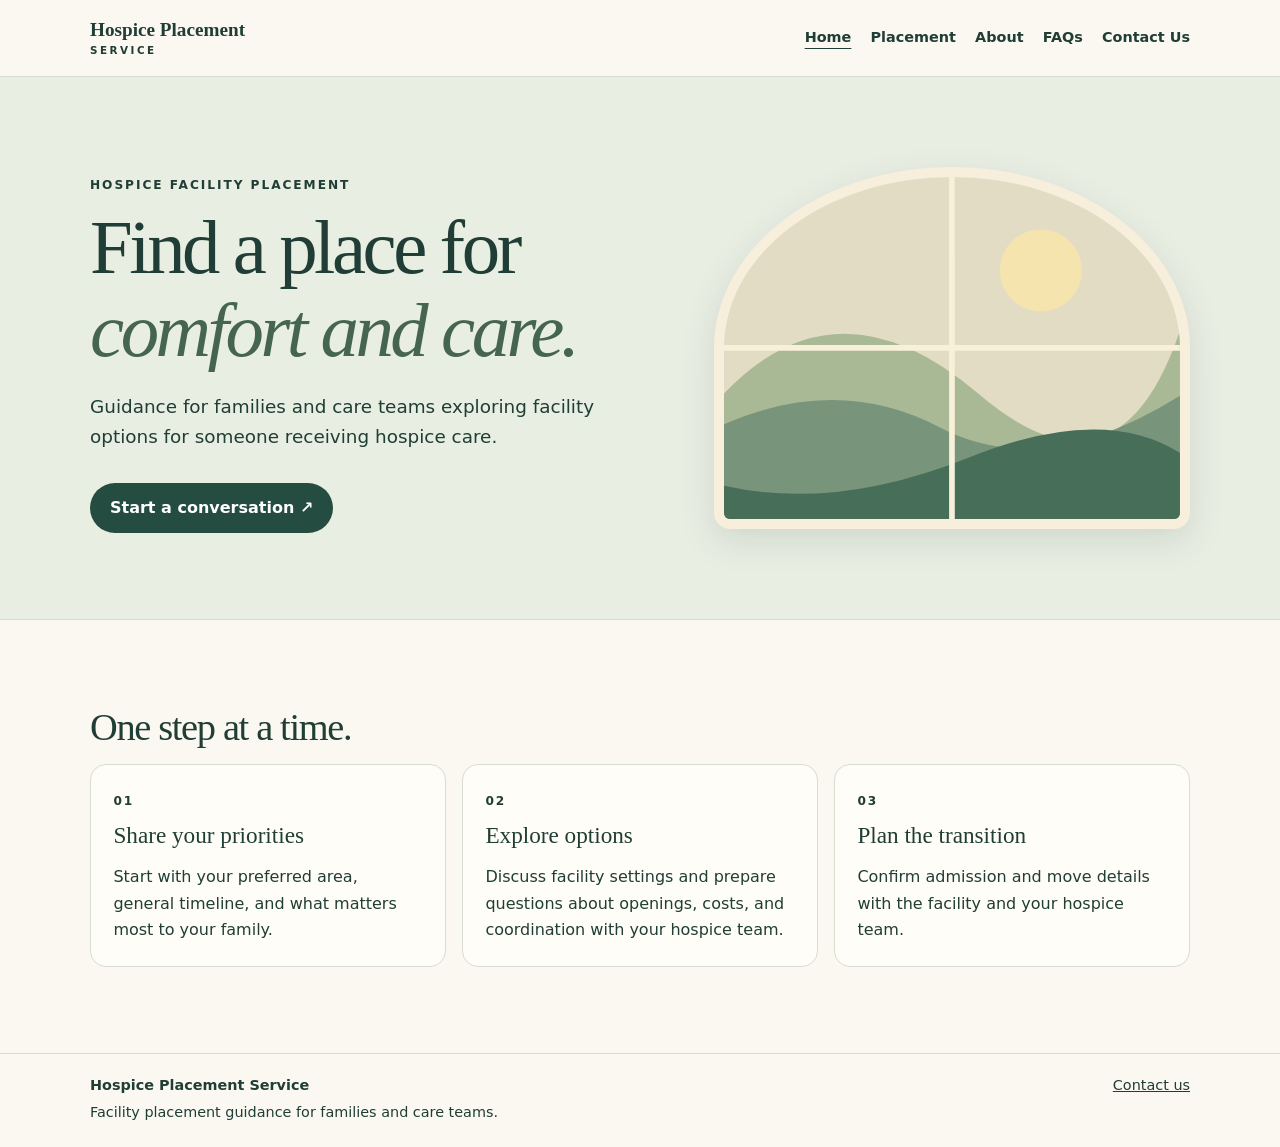
<file: index.html>
<!doctype html>
<html lang="en"><head><meta charset="utf-8"><meta name="viewport" content="width=device-width, initial-scale=1"><meta name="description" content="Guidance for families and care teams exploring facility options for someone receiving hospice care."><title>Home | Hospice Placement Service</title><link rel="stylesheet" href="styles.css"></head>
<body><a class="skip" href="#main">Skip to content</a><header><div class="wrap head"><a class="brand" href="index.html">Hospice Placement <small>SERVICE</small></a><nav aria-label="Main navigation"><a href="index.html" aria-current="page">Home</a><a href="placement.html">Placement</a><a href="about.html">About</a><a href="faq.html">FAQs</a><a href="contact.html">Contact Us</a></nav></div></header>
<main id="main"><section class="intro"><div class="wrap hero"><div><p class="eyebrow">Hospice facility placement</p><h1>Find a place for <em>comfort and care.</em></h1><p class="lede">Guidance for families and care teams exploring facility options for someone receiving hospice care.</p><a class="button" href="contact.html">Start a conversation <span aria-hidden="true">↗</span></a></div><div class="art" aria-hidden="true"><svg viewBox="0 0 400 300"><circle cx="278" cy="82" r="36" fill="#f5e4ad"/><path d="M0 190Q100 85 223 190T400 135V300H0Z" fill="#a9b995"/><path d="M0 217Q100 173 190 220T400 192V300H0Z" fill="#78957b"/><path d="M0 271Q98 293 215 246T400 242V300H0Z" fill="#476e59"/><path d="M200 0V300M0 150H400" stroke="#f8f0d9" stroke-width="5"/></svg></div></div></section><section class="wrap content"><h2>One step at a time.</h2><div class="cards"><article><small>01</small><h3>Share your priorities</h3><p>Start with your preferred area, general timeline, and what matters most to your family.</p></article><article><small>02</small><h3>Explore options</h3><p>Discuss facility settings and prepare questions about openings, costs, and coordination with your hospice team.</p></article><article><small>03</small><h3>Plan the transition</h3><p>Confirm admission and move details with the facility and your hospice team.</p></article></div></section></main>
<footer><div class="wrap foot"><div><strong>Hospice Placement Service</strong><p>Facility placement guidance for families and care teams.</p></div><a href="contact.html">Contact us</a></div></footer></body></html>
</file>
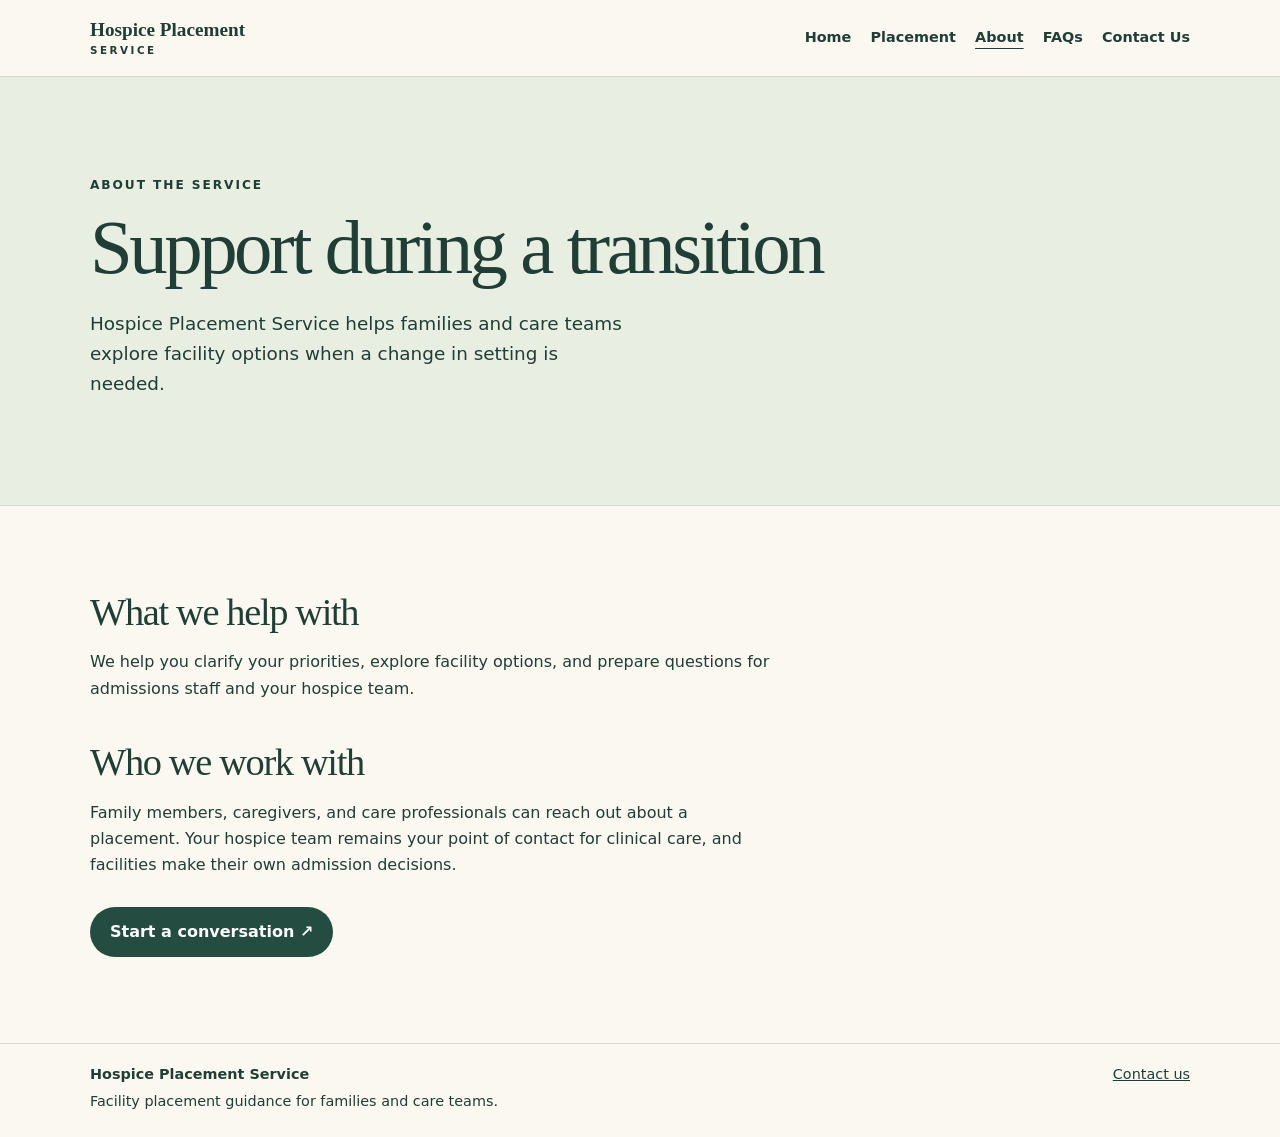
<file: about.html>
<!doctype html>
<html lang="en"><head><meta charset="utf-8"><meta name="viewport" content="width=device-width, initial-scale=1"><meta name="description" content="Hospice Placement Service helps families and care teams explore facility options when a change in setting is needed."><title>About | Hospice Placement Service</title><link rel="stylesheet" href="styles.css"></head>
<body><a class="skip" href="#main">Skip to content</a><header><div class="wrap head"><a class="brand" href="index.html">Hospice Placement <small>SERVICE</small></a><nav aria-label="Main navigation"><a href="index.html">Home</a><a href="placement.html">Placement</a><a href="about.html" aria-current="page">About</a><a href="faq.html">FAQs</a><a href="contact.html">Contact Us</a></nav></div></header>
<main id="main"><section class="intro"><div class="wrap hero"><div><p class="eyebrow">About the service</p><h1>Support during a transition</h1><p class="lede">Hospice Placement Service helps families and care teams explore facility options when a change in setting is needed.</p></div></div></section><section class="wrap content"><h2>What we help with</h2><p>We help you clarify your priorities, explore facility options, and prepare questions for admissions staff and your hospice team.</p><h2>Who we work with</h2><p>Family members, caregivers, and care professionals can reach out about a placement. Your hospice team remains your point of contact for clinical care, and facilities make their own admission decisions.</p><a class="button" href="contact.html">Start a conversation <span aria-hidden="true">↗</span></a></section></main>
<footer><div class="wrap foot"><div><strong>Hospice Placement Service</strong><p>Facility placement guidance for families and care teams.</p></div><a href="contact.html">Contact us</a></div></footer></body></html>
</file>
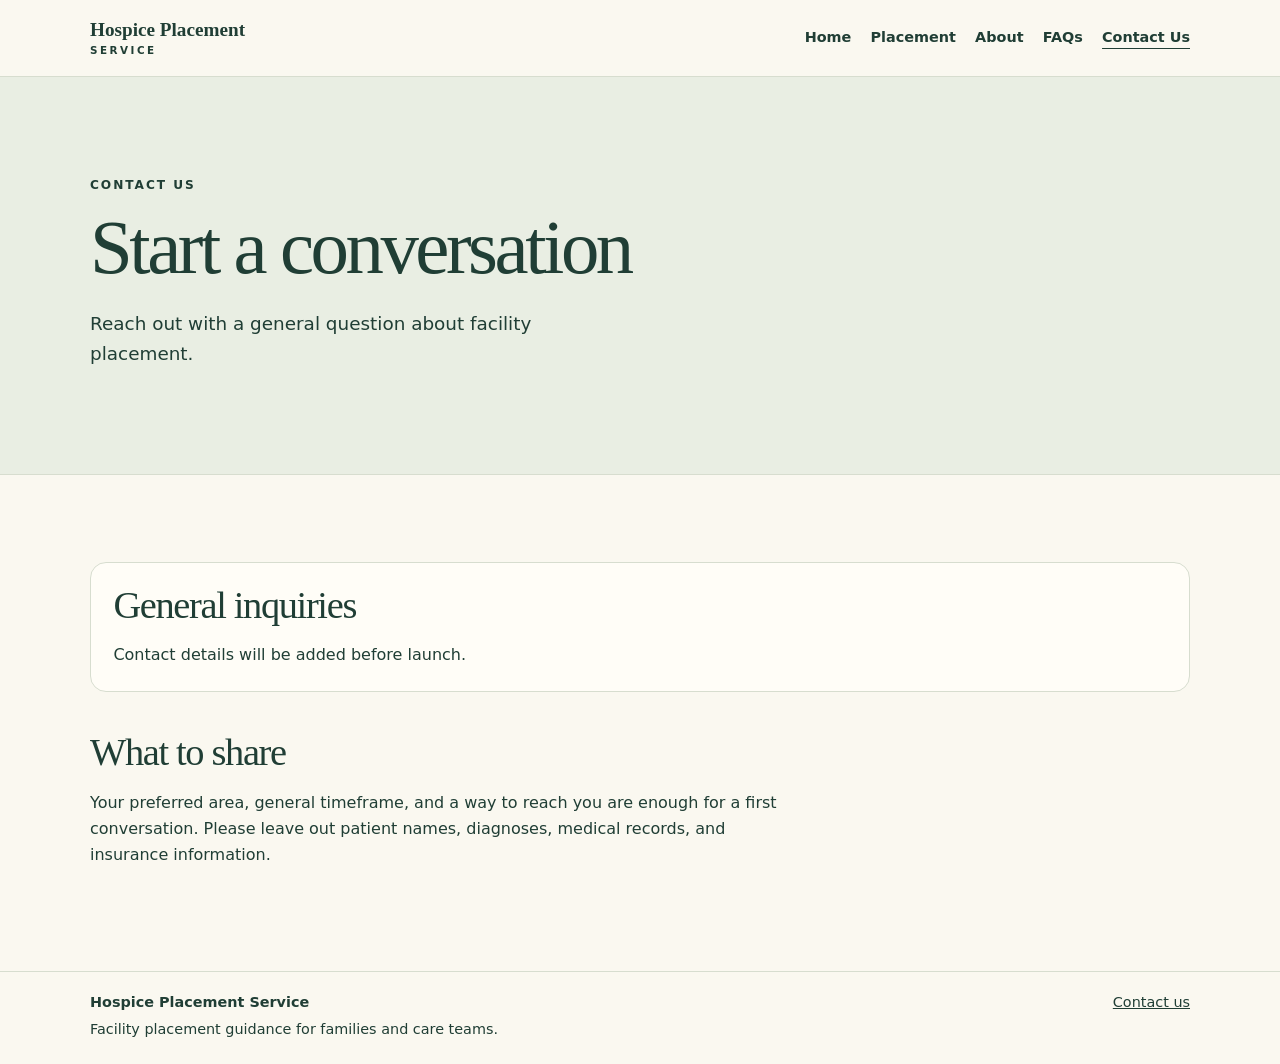
<file: contact.html>
<!doctype html>
<html lang="en"><head><meta charset="utf-8"><meta name="viewport" content="width=device-width, initial-scale=1"><meta name="description" content="Reach out with a general question about facility placement."><title>Contact Us | Hospice Placement Service</title><link rel="stylesheet" href="styles.css"></head>
<body><a class="skip" href="#main">Skip to content</a><header><div class="wrap head"><a class="brand" href="index.html">Hospice Placement <small>SERVICE</small></a><nav aria-label="Main navigation"><a href="index.html">Home</a><a href="placement.html">Placement</a><a href="about.html">About</a><a href="faq.html">FAQs</a><a href="contact.html" aria-current="page">Contact Us</a></nav></div></header>
<main id="main"><section class="intro"><div class="wrap hero"><div><p class="eyebrow">Contact us</p><h1>Start a conversation</h1><p class="lede">Reach out with a general question about facility placement.</p></div></div></section><section class="wrap content"><article><h2>General inquiries</h2><p>Contact details will be added before launch.</p></article><h2>What to share</h2><p>Your preferred area, general timeframe, and a way to reach you are enough for a first conversation. Please leave out patient names, diagnoses, medical records, and insurance information.</p></section></main>
<footer><div class="wrap foot"><div><strong>Hospice Placement Service</strong><p>Facility placement guidance for families and care teams.</p></div><a href="contact.html">Contact us</a></div></footer></body></html>
</file>
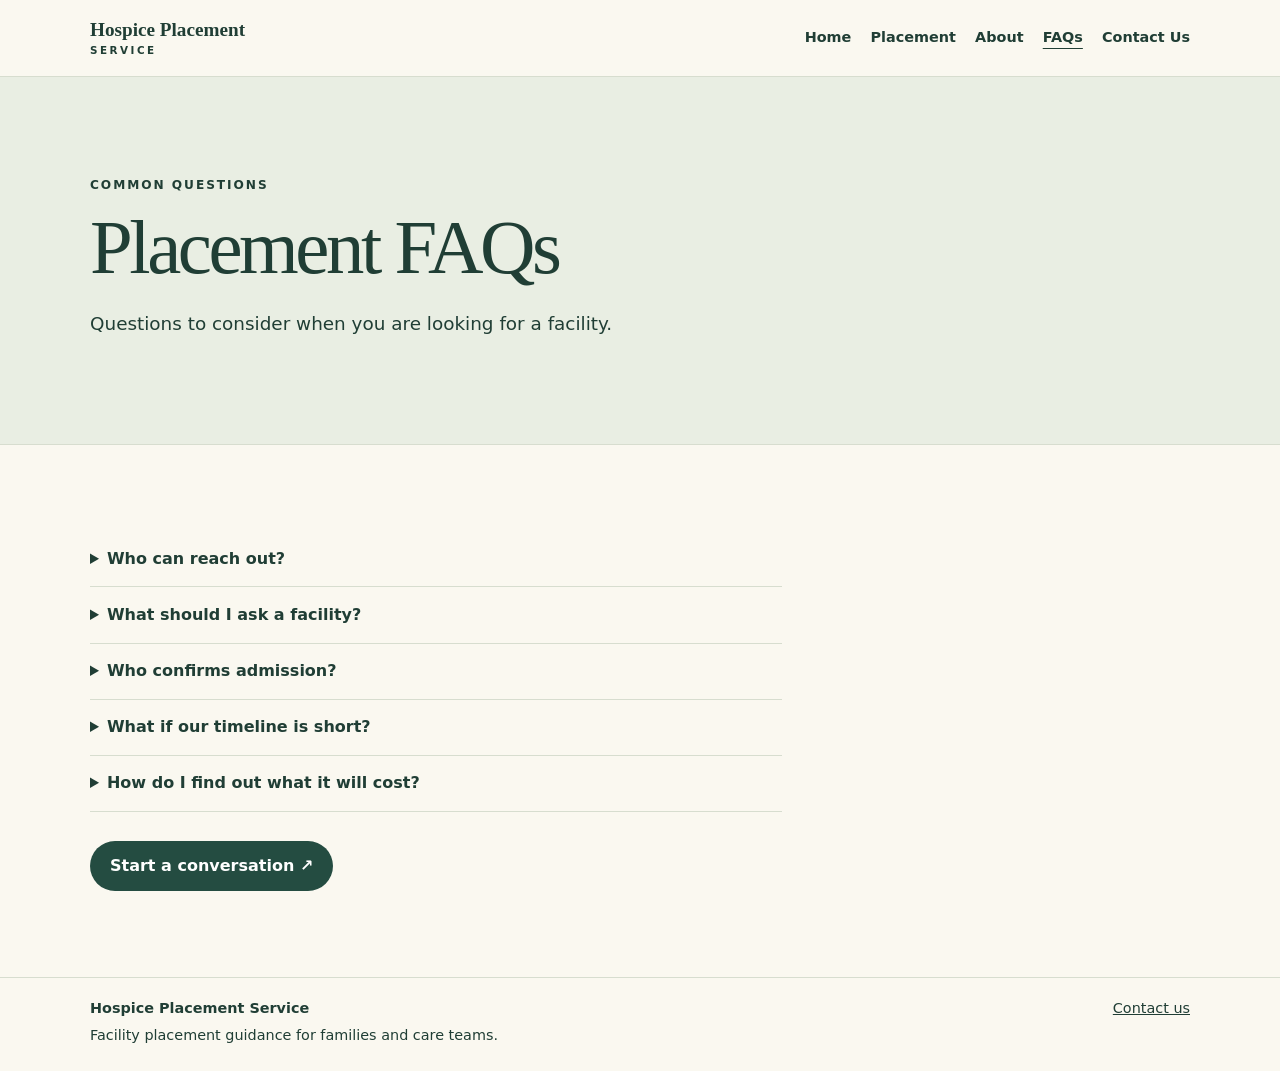
<file: faq.html>
<!doctype html>
<html lang="en"><head><meta charset="utf-8"><meta name="viewport" content="width=device-width, initial-scale=1"><meta name="description" content="Questions to consider when you are looking for a facility."><title>FAQs | Hospice Placement Service</title><link rel="stylesheet" href="styles.css"></head>
<body><a class="skip" href="#main">Skip to content</a><header><div class="wrap head"><a class="brand" href="index.html">Hospice Placement <small>SERVICE</small></a><nav aria-label="Main navigation"><a href="index.html">Home</a><a href="placement.html">Placement</a><a href="about.html">About</a><a href="faq.html" aria-current="page">FAQs</a><a href="contact.html">Contact Us</a></nav></div></header>
<main id="main"><section class="intro"><div class="wrap hero"><div><p class="eyebrow">Common questions</p><h1>Placement FAQs</h1><p class="lede">Questions to consider when you are looking for a facility.</p></div></div></section><section class="wrap content"><details><summary>Who can reach out?</summary><p>Family members, caregivers, and care professionals can start with a general inquiry.</p></details><details><summary>What should I ask a facility?</summary><p>Ask about availability, admission requirements, costs, and how the facility works with your hospice provider.</p></details><details><summary>Who confirms admission?</summary><p>The facility confirms availability and admission. Your hospice team can help clarify care needs and coordinate next steps.</p></details><details><summary>What if our timeline is short?</summary><p>Share your general timeframe and stay in touch with your hospice team or discharge planner about immediate needs.</p></details><details><summary>How do I find out what it will cost?</summary><p>Ask the facility for a written breakdown and check coverage with your insurer or benefits contact.</p></details><a class="button" href="contact.html">Start a conversation <span aria-hidden="true">↗</span></a></section></main>
<footer><div class="wrap foot"><div><strong>Hospice Placement Service</strong><p>Facility placement guidance for families and care teams.</p></div><a href="contact.html">Contact us</a></div></footer></body></html>
</file>
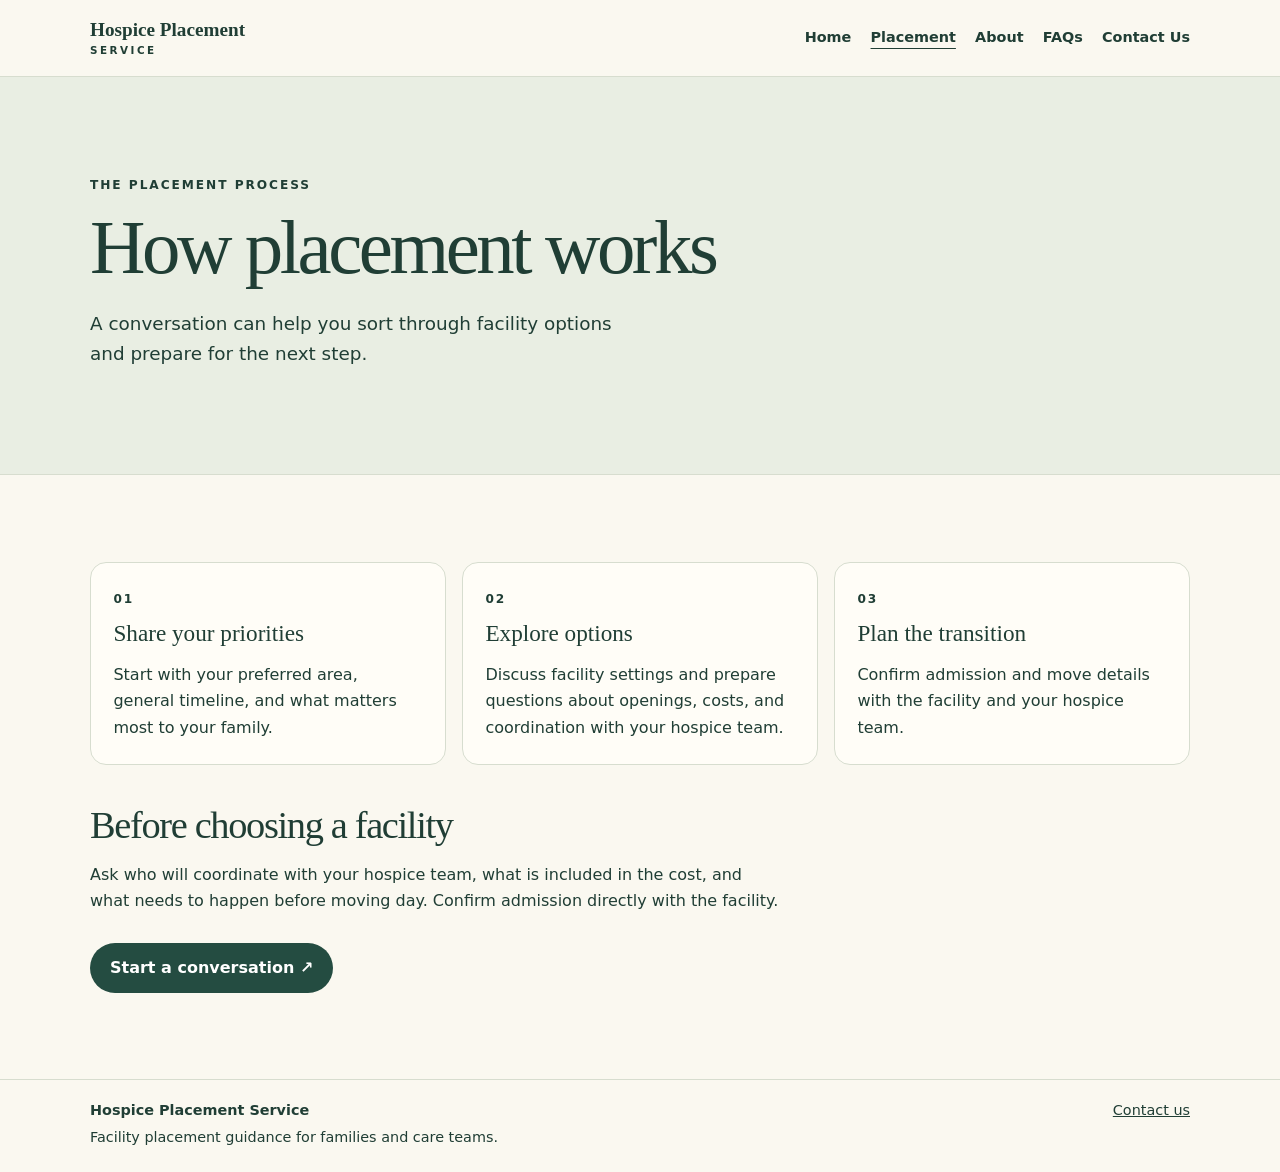
<file: placement.html>
<!doctype html>
<html lang="en"><head><meta charset="utf-8"><meta name="viewport" content="width=device-width, initial-scale=1"><meta name="description" content="A conversation can help you sort through facility options and prepare for the next step."><title>Placement | Hospice Placement Service</title><link rel="stylesheet" href="styles.css"></head>
<body><a class="skip" href="#main">Skip to content</a><header><div class="wrap head"><a class="brand" href="index.html">Hospice Placement <small>SERVICE</small></a><nav aria-label="Main navigation"><a href="index.html">Home</a><a href="placement.html" aria-current="page">Placement</a><a href="about.html">About</a><a href="faq.html">FAQs</a><a href="contact.html">Contact Us</a></nav></div></header>
<main id="main"><section class="intro"><div class="wrap hero"><div><p class="eyebrow">The placement process</p><h1>How placement works</h1><p class="lede">A conversation can help you sort through facility options and prepare for the next step.</p></div></div></section><section class="wrap content"><div class="cards"><article><small>01</small><h3>Share your priorities</h3><p>Start with your preferred area, general timeline, and what matters most to your family.</p></article><article><small>02</small><h3>Explore options</h3><p>Discuss facility settings and prepare questions about openings, costs, and coordination with your hospice team.</p></article><article><small>03</small><h3>Plan the transition</h3><p>Confirm admission and move details with the facility and your hospice team.</p></article></div><h2>Before choosing a facility</h2><p>Ask who will coordinate with your hospice team, what is included in the cost, and what needs to happen before moving day. Confirm admission directly with the facility.</p><a class="button" href="contact.html">Start a conversation <span aria-hidden="true">↗</span></a></section></main>
<footer><div class="wrap foot"><div><strong>Hospice Placement Service</strong><p>Facility placement guidance for families and care teams.</p></div><a href="contact.html">Contact us</a></div></footer></body></html>
</file>
<file: styles.css>
:root{--ink:#203e35;--paper:#faf8f0;--line:#d7ddcf;--sage:#e9eee3}
*{box-sizing:border-box}body{margin:0;background:var(--paper);color:var(--ink);font:1rem/1.65 system-ui,sans-serif}a{color:inherit}a:focus-visible,summary:focus-visible{outline:3px solid #985021;outline-offset:4px}.skip{position:absolute;top:-6rem;background:white;padding:.65rem}.skip:focus{top:1rem}
.wrap{width:min(1100px,calc(100% - 3rem));margin:auto}.head,.foot{display:flex;justify-content:space-between;align-items:center;gap:1.25rem;padding-block:1.2rem}.brand{font:700 1.2rem Georgia,serif;text-decoration:none}.brand small{display:block;letter-spacing:.24em;font:700 .65rem system-ui;margin-top:.2rem}nav{display:flex;flex-wrap:wrap;gap:.45rem 1.2rem}nav a{font-size:.9rem;font-weight:650;text-decoration:none}nav a:hover,nav a[aria-current]{text-decoration:underline;text-underline-offset:.4em}
.intro{background:var(--sage);border-block:1px solid var(--line)}.hero,.content{padding-block:clamp(2.7rem,7vw,5.4rem)}.hero:has(.art){display:grid;grid-template-columns:1.15fr 1fr;gap:clamp(2rem,6vw,5rem);align-items:center}.eyebrow,article small{font-size:.76rem;letter-spacing:.16em;text-transform:uppercase;font-weight:750}.lede{font-size:1.15rem;max-width:46ch}h1,h2,h3{font-family:Georgia,serif;font-weight:400;line-height:1.08;margin:0 0 1rem}h1{font-size:clamp(2.7rem,6vw,5rem);letter-spacing:-.045em}h1 em{color:#45654f}h2{font-size:clamp(1.85rem,3vw,2.8rem);letter-spacing:-.035em}h3{font-size:1.45rem;margin-top:.6rem}.art{border:10px solid #f7efdb;background:#e2dcc5;border-radius:50% 50% 1rem 1rem;overflow:hidden;box-shadow:0 12px 35px #203e3520}.art svg{display:block;width:100%}
.button{display:inline-block;background:#244c41;color:white;border-radius:2rem;padding:.74rem 1.25rem;text-decoration:none;font-weight:650;margin-top:.75rem}.button:hover{background:#15362c}.cards{display:grid;grid-template-columns:repeat(3,1fr);gap:1rem}article{background:#fffdf7;border:1px solid var(--line);border-radius:1rem;padding:1.4rem}article p{margin-bottom:0}.content>p,.content>details{max-width:68ch}.content>p+h2,.content>article+h2,.cards+h2{margin-top:2.5rem}details{border-bottom:1px solid var(--line);padding:.9rem 0}summary{cursor:pointer;font-weight:650}details p{margin:.65rem 0 .1rem}.content>details+.button{margin-top:1.8rem}footer{border-top:1px solid var(--line)}.foot{align-items:start;font-size:.9rem}.foot p{margin:.2rem 0}
@media(max-width:730px){.hero:has(.art),.cards{grid-template-columns:1fr}.head{align-items:start;flex-direction:column}.art{max-width:450px}}@media(max-width:400px){.wrap{width:calc(100% - 2rem)}nav{gap:.4rem .8rem}}
</file>
